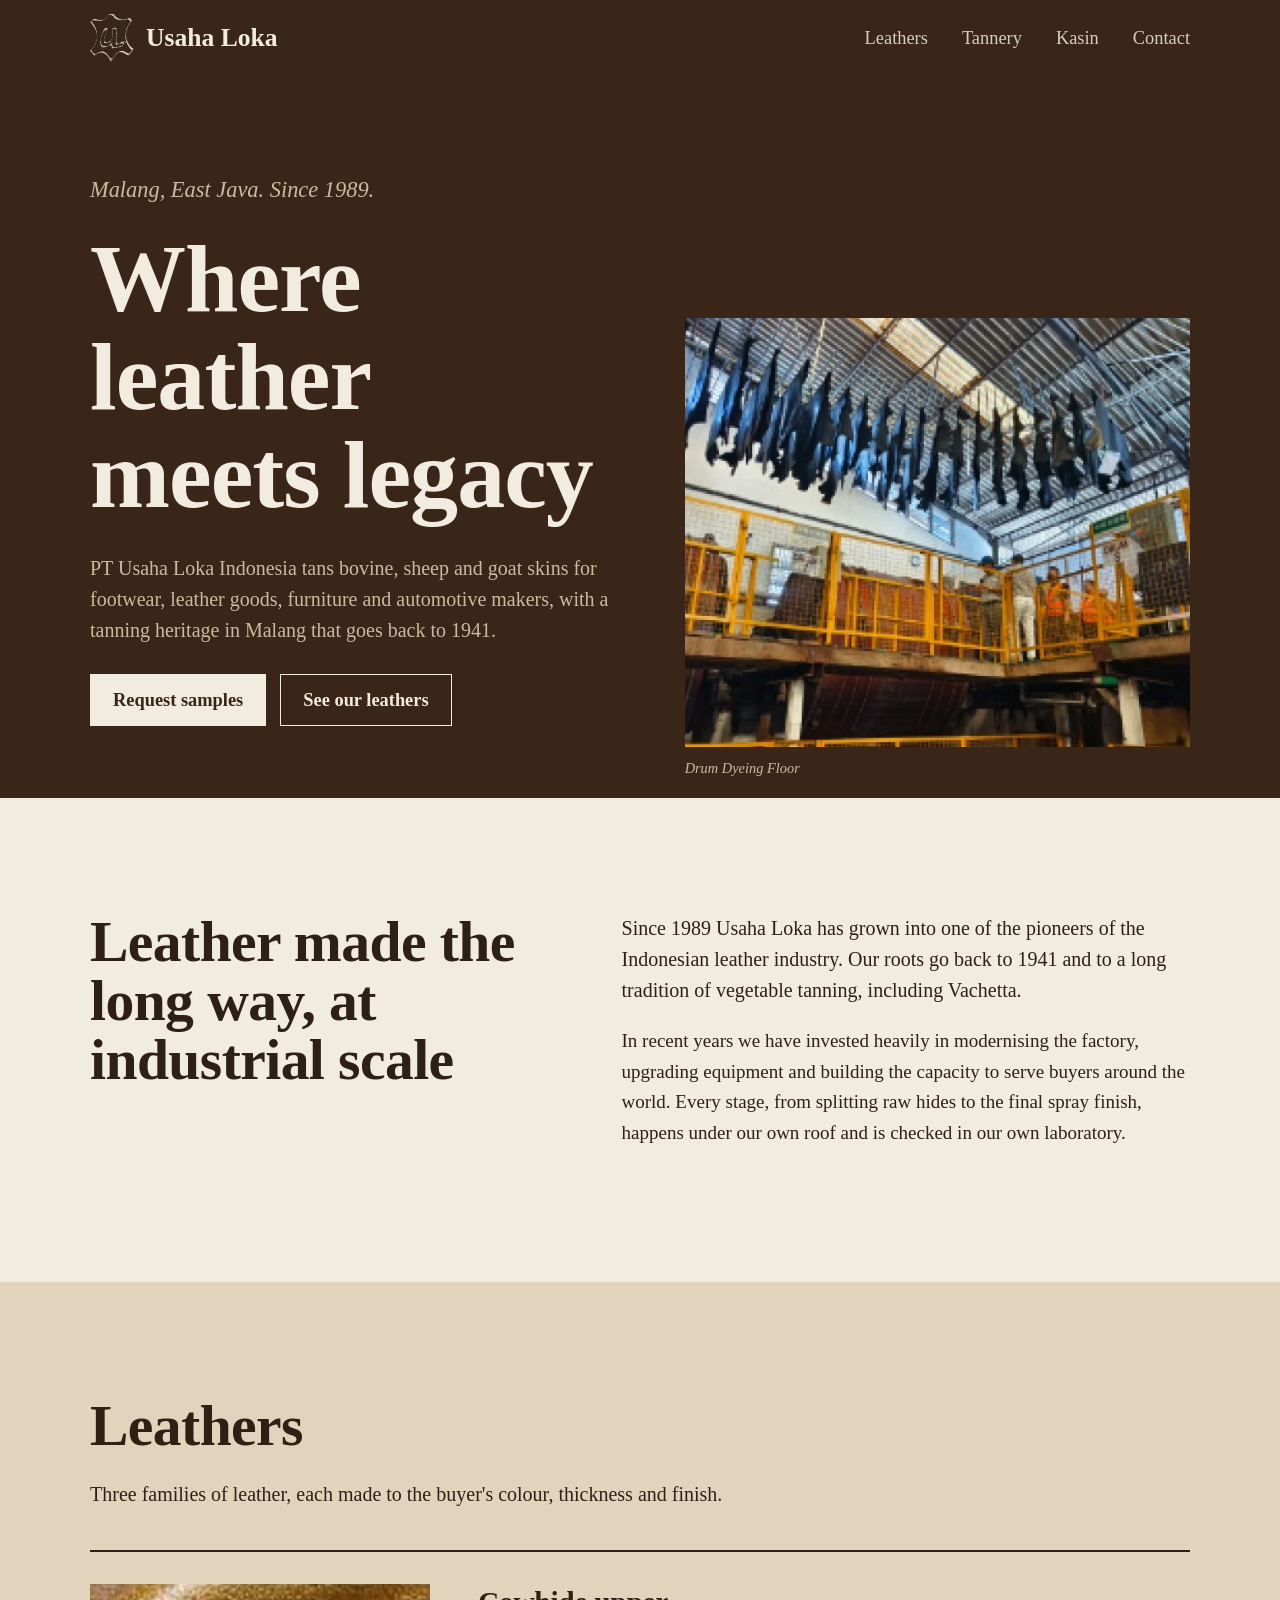
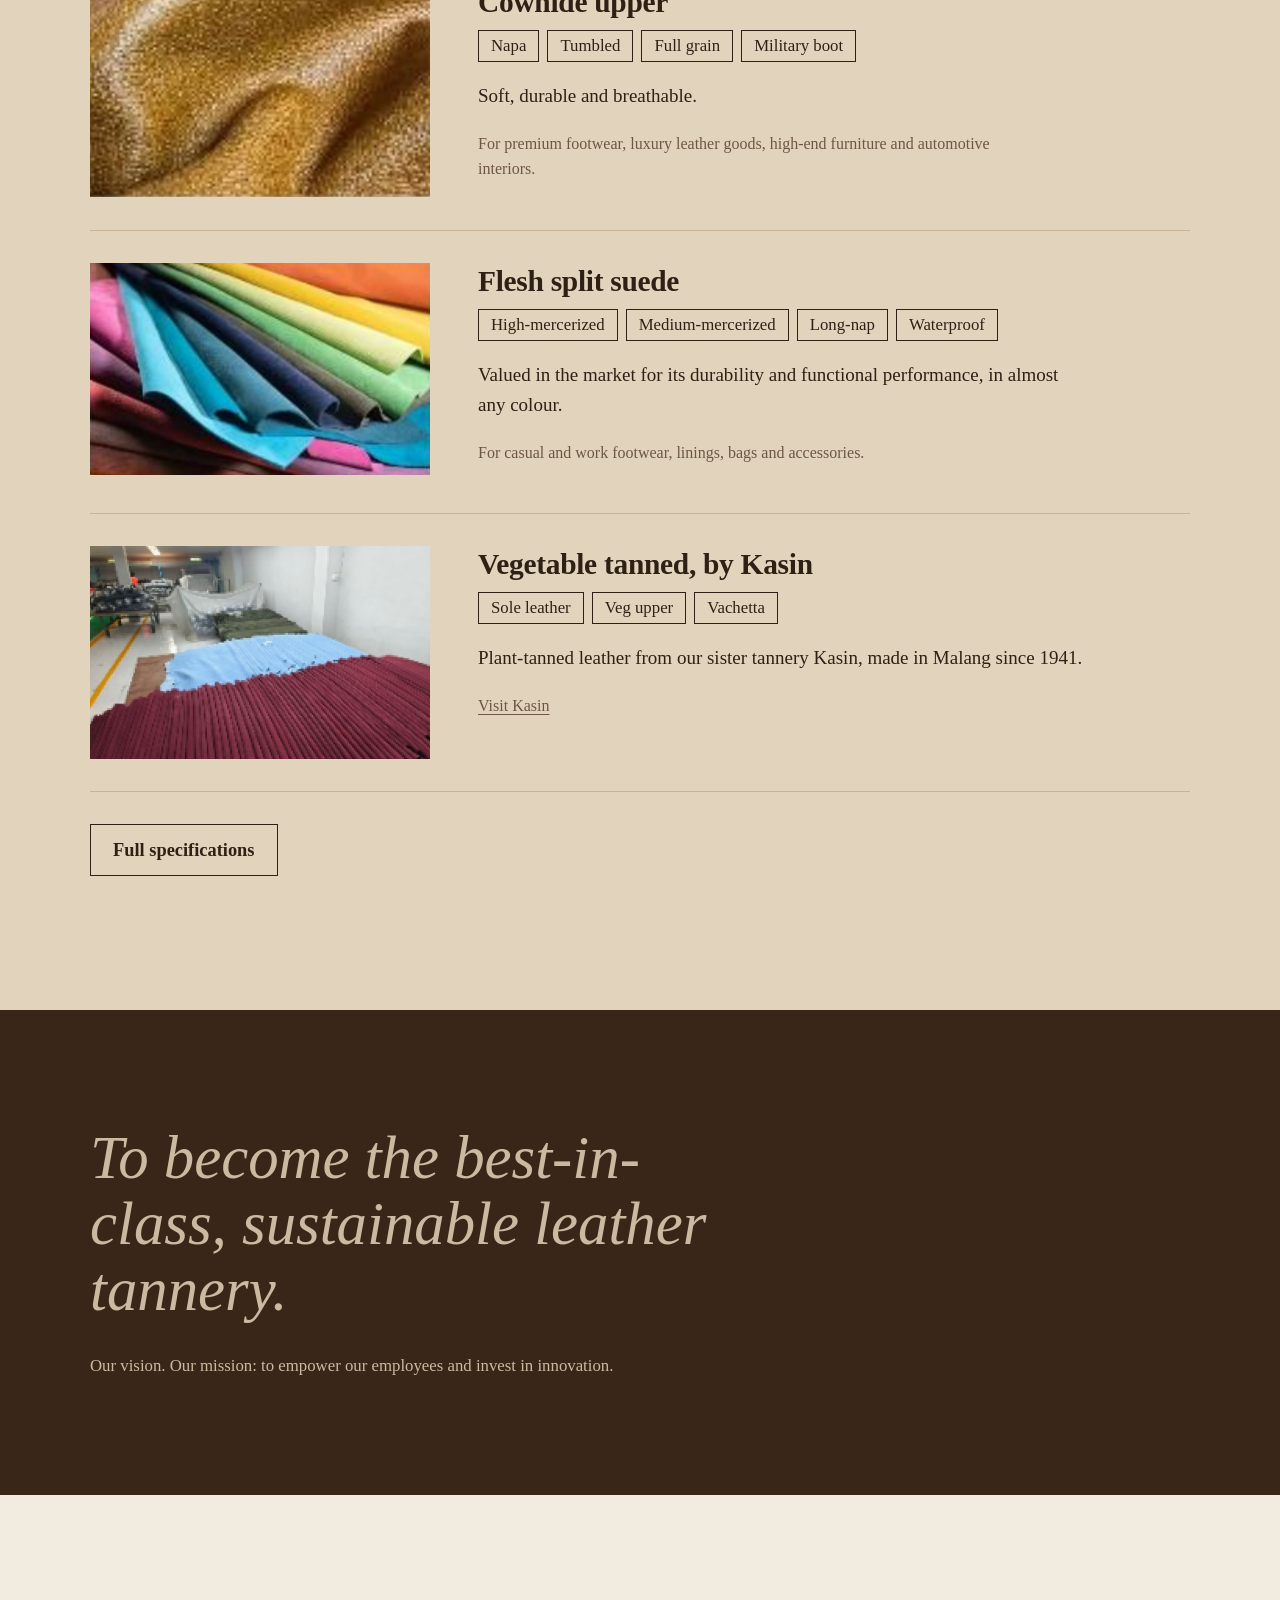
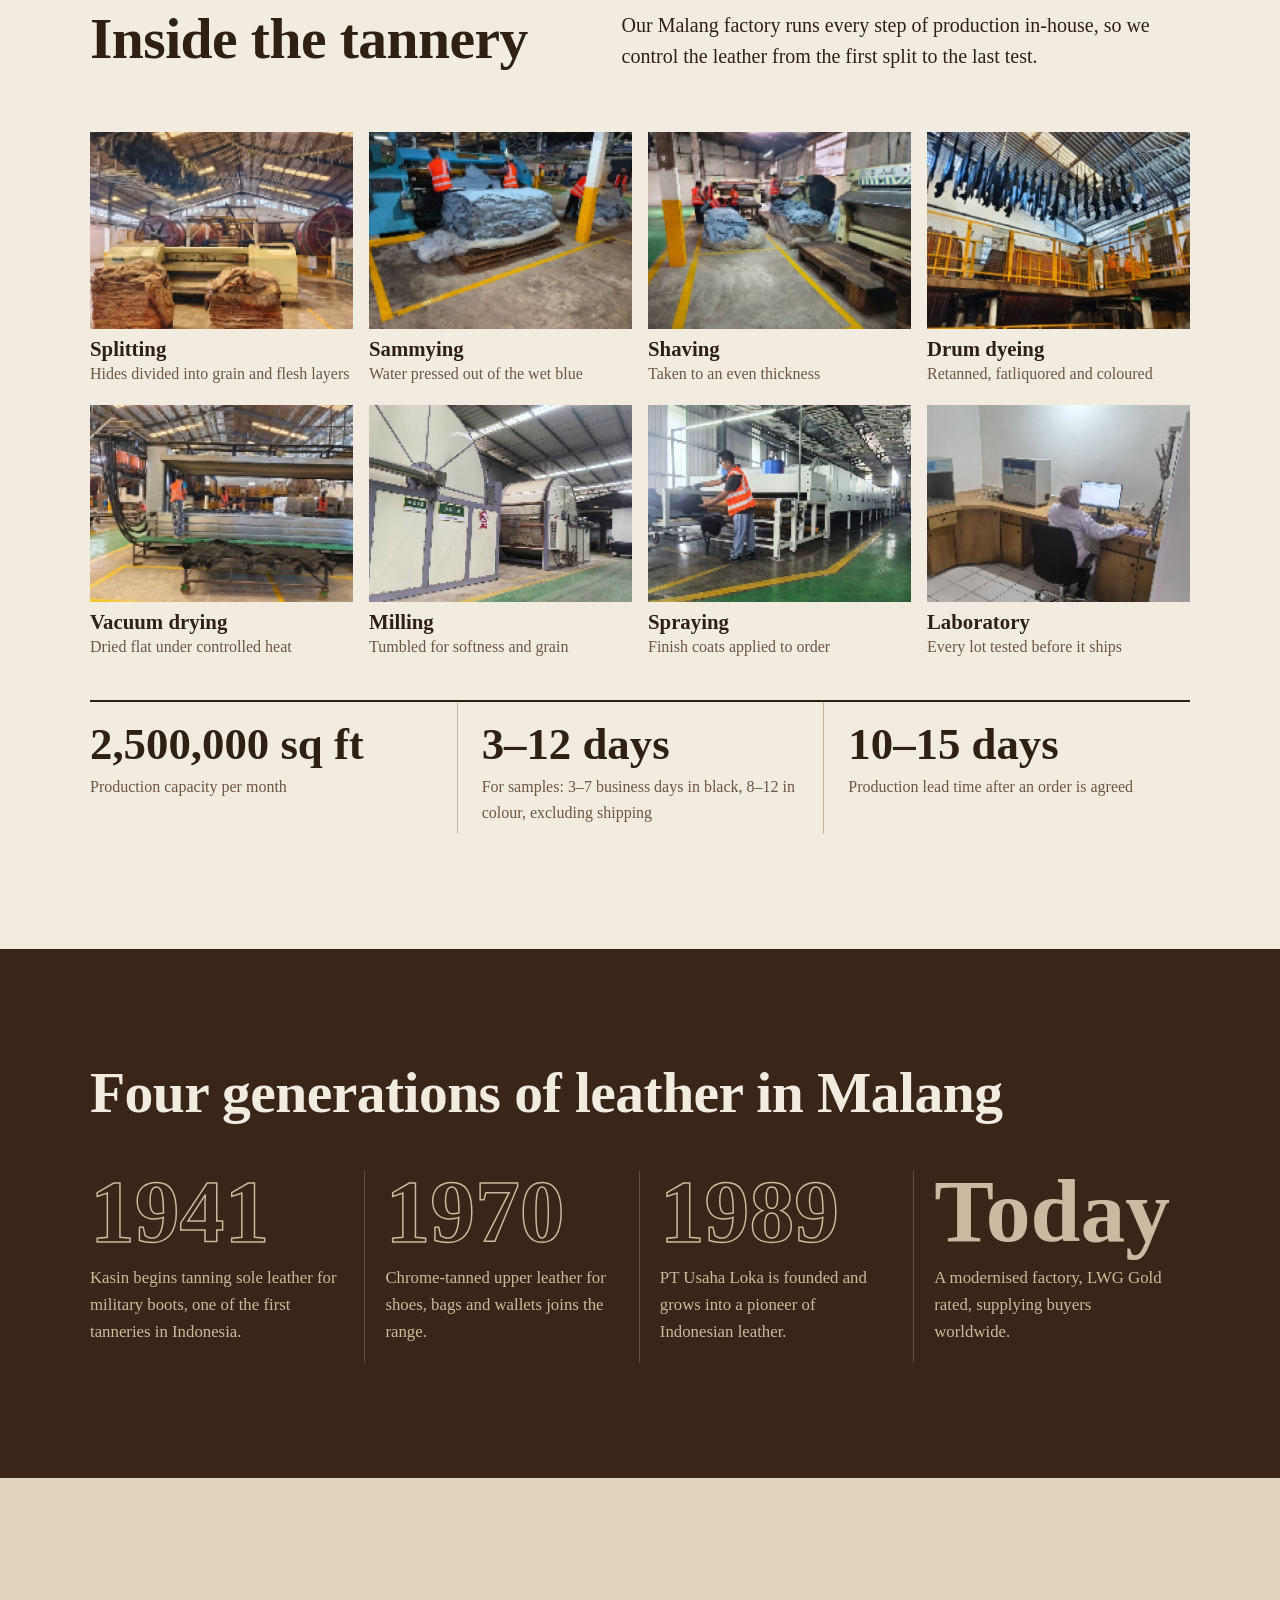
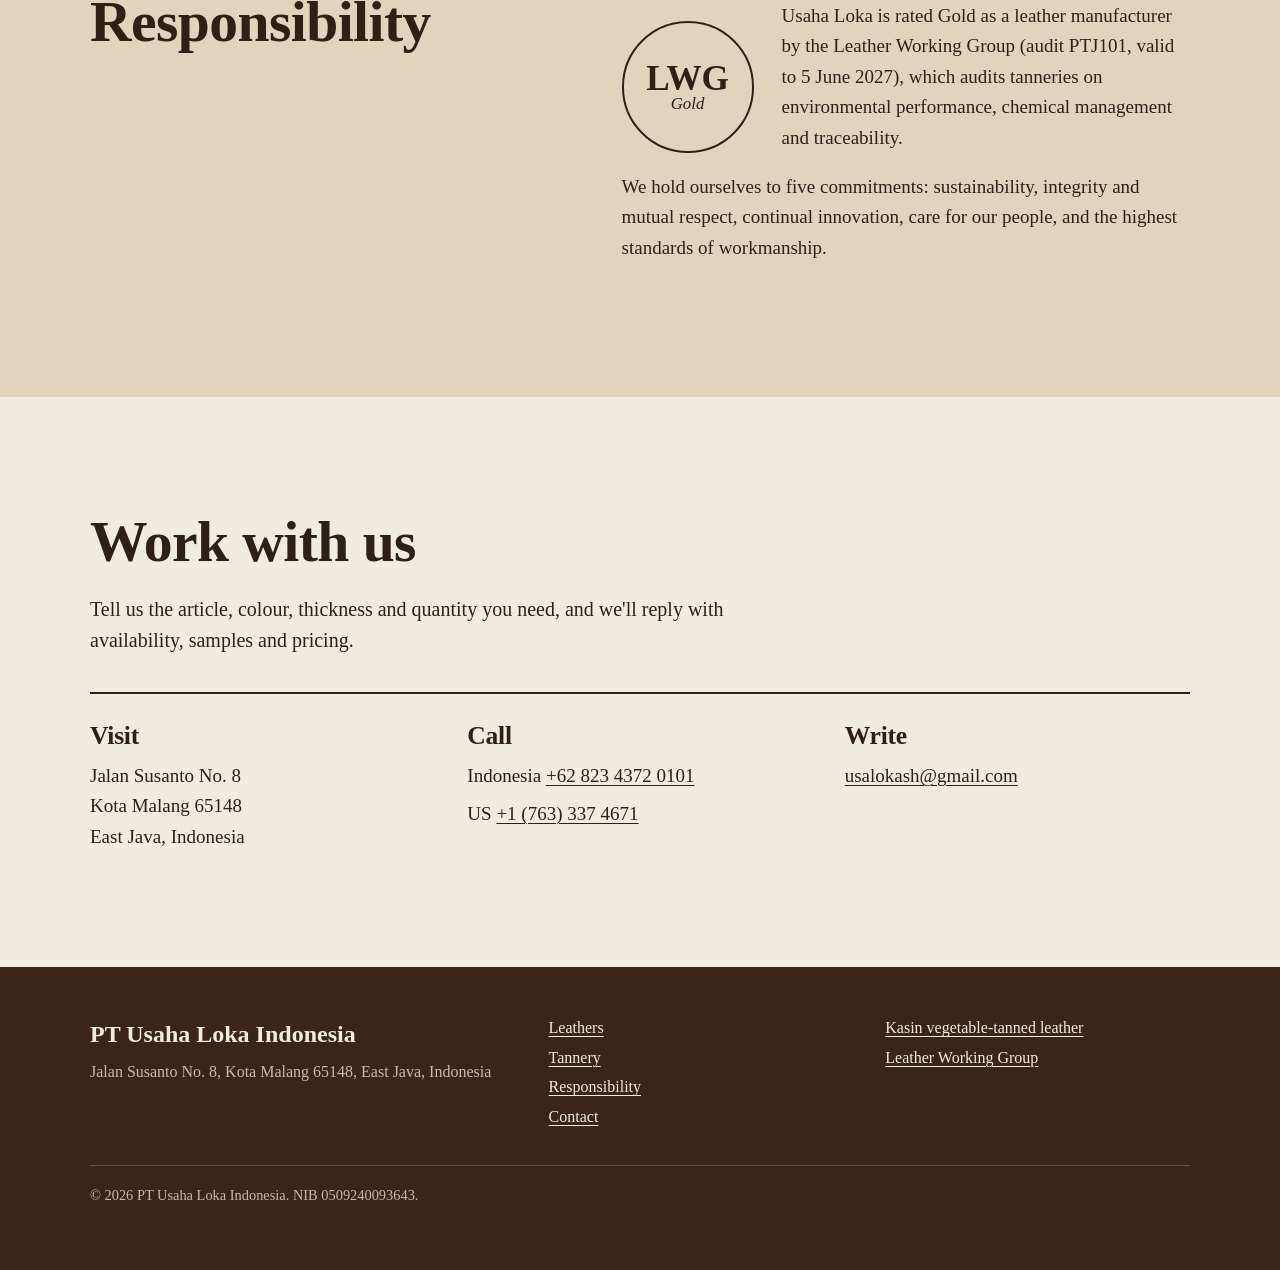
<file: index.html>
<!doctype html>
<html lang="en">
<head>
  <meta charset="utf-8">
  <meta name="viewport" content="width=device-width, initial-scale=1">
  <title>PT Usaha Loka Indonesia — Leather Tannery, Malang</title>
  <meta name="description" content="PT Usaha Loka Indonesia tans bovine, sheep and goat leather in Malang, East Java. LWG Gold rated. Cowhide upper leather, flesh split suede and vegetable-tanned leather.">
  <link rel="icon" href="/images/logo.png">
  <link rel="stylesheet" href="/styles.css">
</head>
<body>
  <a class="skip" href="#main">Skip to content</a>
  <header class="masthead">
    <div class="wrap">
      <a class="mark" href="/"><img src="/images/logo.png" alt=""><span>Usaha Loka</span></a>
      <nav aria-label="Main">
        <ul>
          <li><a href="/leathers">Leathers</a></li>
          <li><a href="/#tannery">Tannery</a></li>
          <li><a href="/kasin">Kasin</a></li>
          <li><a href="/contact">Contact</a></li>
        </ul>
      </nav>
    </div>
  </header>

  <main id="main">
    <section class="hero">
      <div class="wrap">
        <div>
          <p class="place">Malang, East Java. Since 1989.</p>
          <h1>Where leather meets legacy</h1>
          <p class="lead">PT Usaha Loka Indonesia tans bovine, sheep and goat skins for footwear, leather goods, furniture and automotive makers, with a tanning heritage in Malang that goes back to 1941.</p>
          <div class="actions">
            <a class="btn solid" href="/contact">Request samples</a>
            <a class="btn line" href="/leathers">See our leathers</a>
          </div>
        </div>
        <figure>
          <img src="/images/drum-dyeing.jpg" alt="Dyed hides hanging above the drum dyeing floor at the Usaha Loka tannery" width="776" height="507">
          <figcaption>Drum Dyeing Floor</figcaption>
        </figure>
      </div>
    </section>

    <section class="band on-paper" id="about">
      <div class="wrap split">
        <h2>Leather made the long way, at industrial scale</h2>
        <div>
          <p class="lead">Since 1989 Usaha Loka has grown into one of the pioneers of the Indonesian leather industry. Our roots go back to 1941 and to a long tradition of vegetable tanning, including Vachetta.</p>
          <p>In recent years we have invested heavily in modernising the factory, upgrading equipment and building the capacity to serve buyers around the world. Every stage, from splitting raw hides to the final spray finish, happens under our own roof and is checked in our own laboratory.</p>
        </div>
      </div>
    </section>

    <section class="band blue on-paper" id="leathers">
      <div class="wrap">
        <h2>Leathers</h2>
        <p class="lead">Three families of leather, each made to the buyer's colour, thickness and finish.</p>
        <ul class="leather-list">
          <li>
            <img src="/images/upper-napa.jpg" alt="Close-up of golden tumbled cowhide upper leather" width="610" height="345" loading="lazy">
            <div>
              <h3>Cowhide upper</h3>
              <ul class="articles"><li>Napa</li><li>Tumbled</li><li>Full grain</li><li>Military boot</li></ul>
              <p>Soft, durable and breathable.</p>
              <p class="uses">For premium footwear, luxury leather goods, high-end furniture and automotive interiors.</p>
            </div>
          </li>
          <li>
            <img src="/images/swatches-folded.jpg" alt="Folded flesh split suede in a range of bright colours" width="905" height="600" loading="lazy">
            <div>
              <h3>Flesh split suede</h3>
              <ul class="articles"><li>High-mercerized</li><li>Medium-mercerized</li><li>Long-nap</li><li>Waterproof</li></ul>
              <p>Valued in the market for its durability and functional performance, in almost any colour.</p>
              <p class="uses">For casual and work footwear, linings, bags and accessories.</p>
            </div>
          </li>
          <li>
            <img src="/images/finished-burgundy.jpg" alt="Stacked burgundy finished hides on the inspection table" width="621" height="429" loading="lazy">
            <div>
              <h3>Vegetable tanned, by Kasin</h3>
              <ul class="articles"><li>Sole leather</li><li>Veg upper</li><li>Vachetta</li></ul>
              <p>Plant-tanned leather from our sister tannery Kasin, made in Malang since 1941.</p>
              <p class="uses"><a href="/kasin">Visit Kasin</a></p>
            </div>
          </li>
        </ul>
        <p style="margin-top:32px"><a class="btn line" href="/leathers">Full specifications</a></p>
      </div>
    </section>

    <section class="band ink">
      <div class="wrap">
        <blockquote>
          <p>To become the best-in-class, sustainable leather tannery.</p>
          <footer>Our vision. Our mission: to empower our employees and invest in innovation.</footer>
        </blockquote>
      </div>
    </section>

    <section class="band on-paper" id="tannery">
      <div class="wrap">
        <div class="split">
          <h2>Inside the tannery</h2>
          <p class="lead">Our Malang factory runs every step of production in-house, so we control the leather from the first split to the last test.</p>
        </div>
        <div class="floor">
          <figure><img src="/images/splitting.jpg" alt="Raw hides stacked beside the splitting machine" width="797" height="558" loading="lazy"><figcaption><strong>Splitting</strong>Hides divided into grain and flesh layers</figcaption></figure>
          <figure><img src="/images/sammying.jpg" alt="Wet blue hides on a pallet at the sammying machine" width="787" height="552" loading="lazy"><figcaption><strong>Sammying</strong>Water pressed out of the wet blue</figcaption></figure>
          <figure><img src="/images/shaving.jpg" alt="Workers feeding hides into shaving machines" width="770" height="555" loading="lazy"><figcaption><strong>Shaving</strong>Taken to an even thickness</figcaption></figure>
          <figure><img src="/images/drum-dyeing.jpg" alt="Hides hanging to dry above the dyeing drums" width="776" height="507" loading="lazy"><figcaption><strong>Drum dyeing</strong>Retanned, fatliquored and coloured</figcaption></figure>
          <figure><img src="/images/vacuum.jpg" alt="Vacuum drying line with hides on the conveyor" width="517" height="354" loading="lazy"><figcaption><strong>Vacuum drying</strong>Dried flat under controlled heat</figcaption></figure>
          <figure><img src="/images/milling.jpg" alt="Large milling drums on the factory floor" width="799" height="555" loading="lazy"><figcaption><strong>Milling</strong>Tumbled for softness and grain</figcaption></figure>
          <figure><img src="/images/spraying.jpg" alt="Operator at the spray finishing line" width="810" height="556" loading="lazy"><figcaption><strong>Spraying</strong>Finish coats applied to order</figcaption></figure>
          <figure><img src="/images/laboratory.jpg" alt="Technician working at testing equipment in the laboratory" width="597" height="416" loading="lazy"><figcaption><strong>Laboratory</strong>Every lot tested before it ships</figcaption></figure>
        </div>
        <dl class="facts">
          <div><dt>2,500,000 sq ft</dt><dd>Production capacity per month</dd></div>
          <div><dt>3–12 days</dt><dd>For samples: 3–7 business days in black, 8–12 in colour, excluding shipping</dd></div>
          <div><dt>10–15 days</dt><dd>Production lead time after an order is agreed</dd></div>
        </dl>
      </div>
    </section>

    <section class="band ink" id="heritage">
      <div class="wrap">
        <h2>Four generations of leather in Malang</h2>
        <ol class="lineage">
          <li><span class="year">1941</span><p>Kasin begins tanning sole leather for military boots, one of the first tanneries in Indonesia.</p></li>
          <li><span class="year">1970</span><p>Chrome-tanned upper leather for shoes, bags and wallets joins the range.</p></li>
          <li><span class="year">1989</span><p>PT Usaha Loka is founded and grows into a pioneer of Indonesian leather.</p></li>
          <li><span class="year">Today</span><p>A modernised factory, LWG Gold rated, supplying buyers worldwide.</p></li>
        </ol>
      </div>
    </section>

    <section class="band blue on-paper" id="responsibility">
      <div class="wrap split">
        <h2>Responsibility</h2>
        <div>
          <div class="cert">
            <div class="cert-badge"><b>LWG</b><small>Gold</small></div>
            <p>Usaha Loka is rated Gold as a leather manufacturer by the Leather Working Group (audit PTJ101, valid to 5 June 2027), which audits tanneries on environmental performance, chemical management and traceability.</p>
          </div>
          <p>We hold ourselves to five commitments: sustainability, integrity and mutual respect, continual innovation, care for our people, and the highest standards of workmanship.</p>
        </div>
      </div>
    </section>

    <section class="band on-paper" id="contact">
      <div class="wrap">
        <h2>Work with us</h2>
        <p class="lead">Tell us the article, colour, thickness and quantity you need, and we'll reply with availability, samples and pricing.</p>
        <div class="contact-grid">
          <div><h3>Visit</h3><address>Jalan Susanto No. 8<br>Kota Malang 65148<br>East Java, Indonesia</address></div>
          <div><h3>Call</h3><p>Indonesia <a href="https://wa.me/6282343720101">+62 823 4372 0101</a></p><p>US <a href="https://wa.me/17633374671">+1 (763) 337 4671</a></p></div>
          <div><h3>Write</h3><p><a href="mailto:usalokash@gmail.com">usalokash@gmail.com</a></p></div>
        </div>
      </div>
    </section>
  </main>

  <footer class="foot">
    <div class="wrap">
      <div><strong>PT Usaha Loka Indonesia</strong>Jalan Susanto No. 8, Kota Malang 65148, East Java, Indonesia</div>
      <ul><li><a href="/leathers">Leathers</a></li><li><a href="/#tannery">Tannery</a></li><li><a href="/#responsibility">Responsibility</a></li><li><a href="/contact">Contact</a></li></ul>
      <ul><li><a href="/kasin">Kasin vegetable-tanned leather</a></li><li><a href="https://www.leatherworkinggroup.com/">Leather Working Group</a></li></ul>
      <p class="legal">© <span class="y">2026</span> PT Usaha Loka Indonesia. NIB 0509240093643.</p>
    </div>
  </footer>
</body>
</html>
</file>
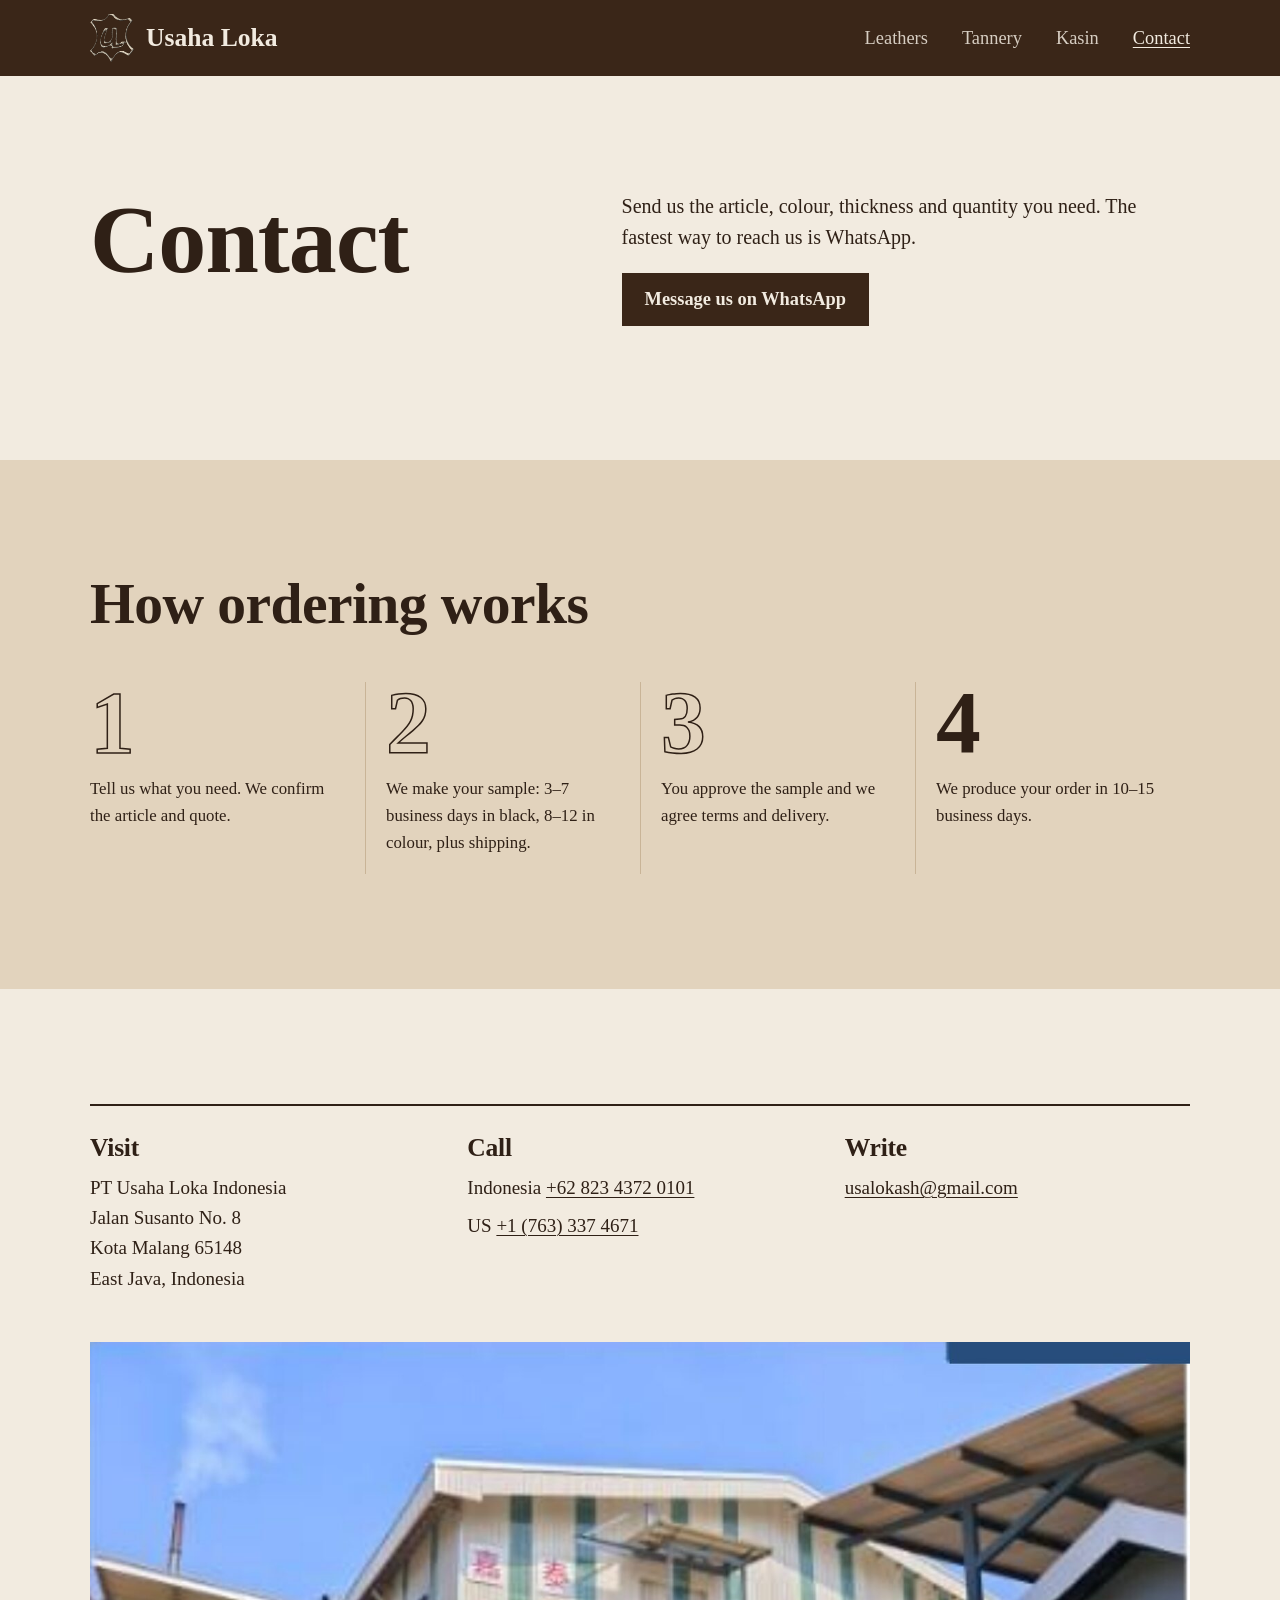
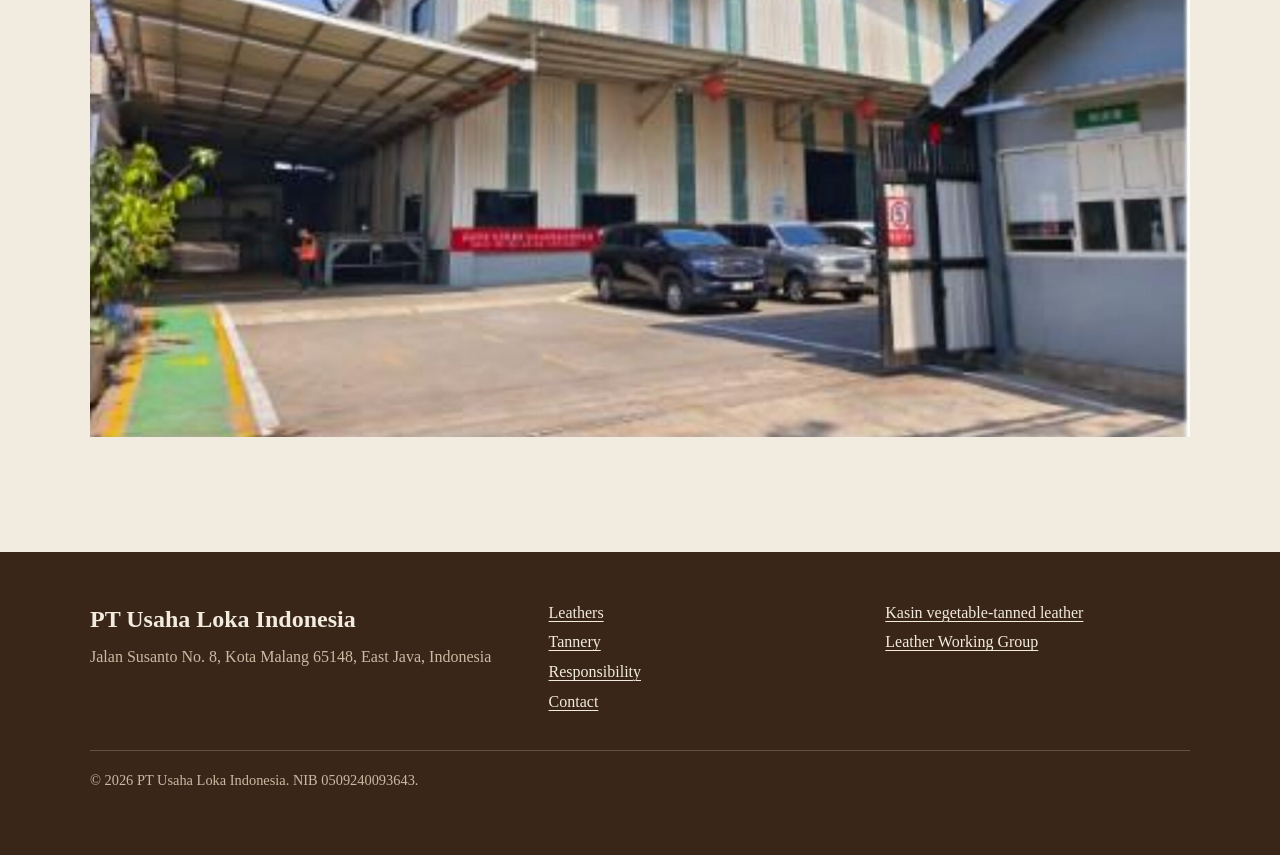
<file: contact/index.html>
<!doctype html>
<html lang="en">
<head>
  <meta charset="utf-8">
  <meta name="viewport" content="width=device-width, initial-scale=1">
  <title>Contact — PT Usaha Loka Indonesia</title>
  <meta name="description" content="Contact PT Usaha Loka Indonesia, Jalan Susanto No. 8, Malang. Samples, pricing and orders.">
  <link rel="icon" href="/images/logo.png">
  <link rel="stylesheet" href="/styles.css">
</head>
<body>
  <a class="skip" href="#main">Skip to content</a>
  <header class="masthead">
    <div class="wrap">
      <a class="mark" href="/"><img src="/images/logo.png" alt=""><span>Usaha Loka</span></a>
      <nav aria-label="Main">
        <ul>
          <li><a href="/leathers">Leathers</a></li>
          <li><a href="/#tannery">Tannery</a></li>
          <li><a href="/kasin">Kasin</a></li>
          <li><a href="/contact" aria-current="page">Contact</a></li>
        </ul>
      </nav>
    </div>
  </header>

  <main id="main">
    <section class="band on-paper">
      <div class="wrap split">
        <h1>Contact</h1>
        <div>
          <p class="lead">Send us the article, colour, thickness and quantity you need. The fastest way to reach us is WhatsApp.</p>
          <p><a class="btn solid" href="https://wa.me/6282343720101">Message us on WhatsApp</a></p>
        </div>
      </div>
    </section>

    <section class="band blue on-paper">
      <div class="wrap">
        <h2>How ordering works</h2>
        <ol class="lineage">
          <li><span class="year">1</span><p>Tell us what you need. We confirm the article and quote.</p></li>
          <li><span class="year">2</span><p>We make your sample: 3–7 business days in black, 8–12 in colour, plus shipping.</p></li>
          <li><span class="year">3</span><p>You approve the sample and we agree terms and delivery.</p></li>
          <li><span class="year">4</span><p>We produce your order in 10–15 business days.</p></li>
        </ol>
      </div>
    </section>

    <section class="band on-paper">
      <div class="wrap">
        <div class="contact-grid" style="margin-top:0">
          <div><h3>Visit</h3><address>PT Usaha Loka Indonesia<br>Jalan Susanto No. 8<br>Kota Malang 65148<br>East Java, Indonesia</address></div>
          <div><h3>Call</h3><p>Indonesia <a href="https://wa.me/6282343720101">+62 823 4372 0101</a></p><p>US <a href="https://wa.me/17633374671">+1 (763) 337 4671</a></p></div>
          <div><h3>Write</h3><p><a href="mailto:usalokash@gmail.com">usalokash@gmail.com</a></p></div>
        </div>
        <figure style="margin:48px 0 0">
          <img src="/images/factory.jpg" alt="The Usaha Loka factory building on Jalan Susanto, Malang" width="1600" height="1010" loading="lazy">
        </figure>
      </div>
    </section>
  </main>

  <footer class="foot">
    <div class="wrap">
      <div><strong>PT Usaha Loka Indonesia</strong>Jalan Susanto No. 8, Kota Malang 65148, East Java, Indonesia</div>
      <ul><li><a href="/leathers">Leathers</a></li><li><a href="/#tannery">Tannery</a></li><li><a href="/#responsibility">Responsibility</a></li><li><a href="/contact">Contact</a></li></ul>
      <ul><li><a href="/kasin">Kasin vegetable-tanned leather</a></li><li><a href="https://www.leatherworkinggroup.com/">Leather Working Group</a></li></ul>
      <p class="legal">© 2026 PT Usaha Loka Indonesia. NIB 0509240093643.</p>
    </div>
  </footer>
</body>
</html>
</file>
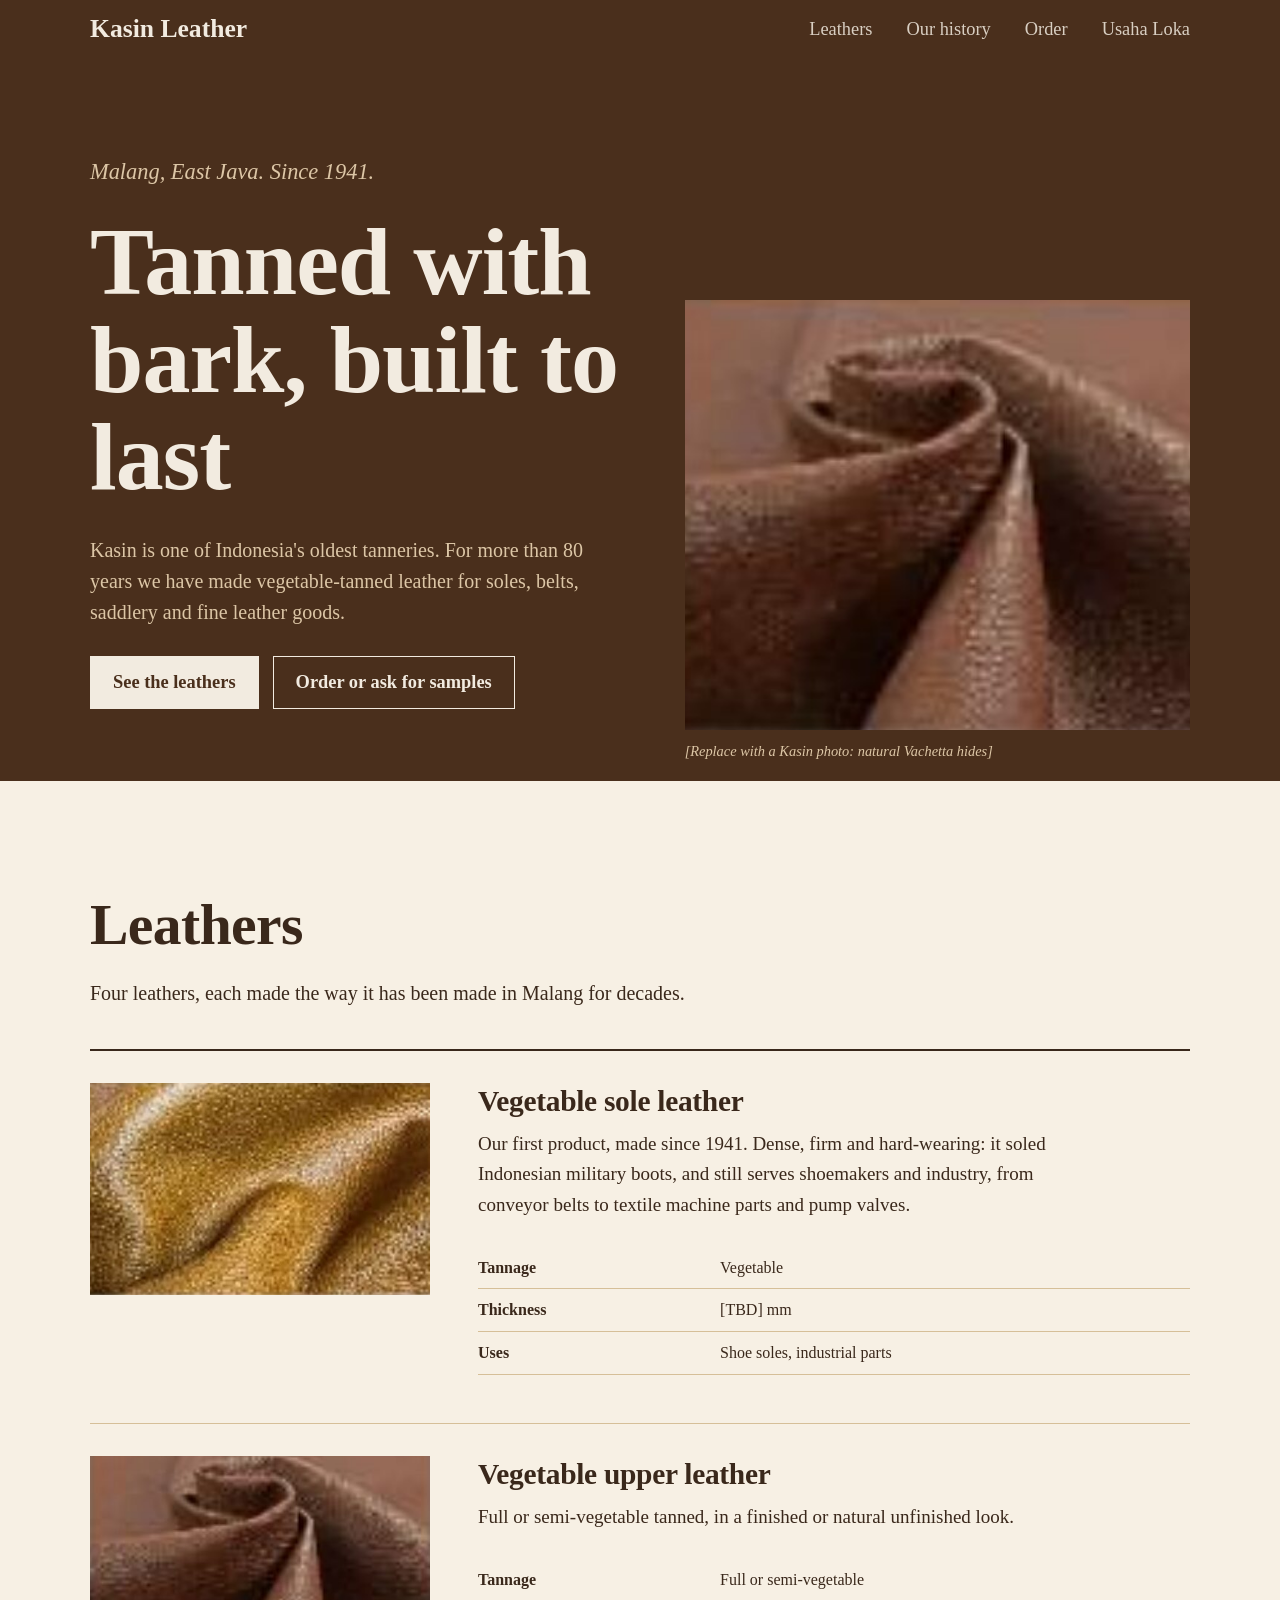
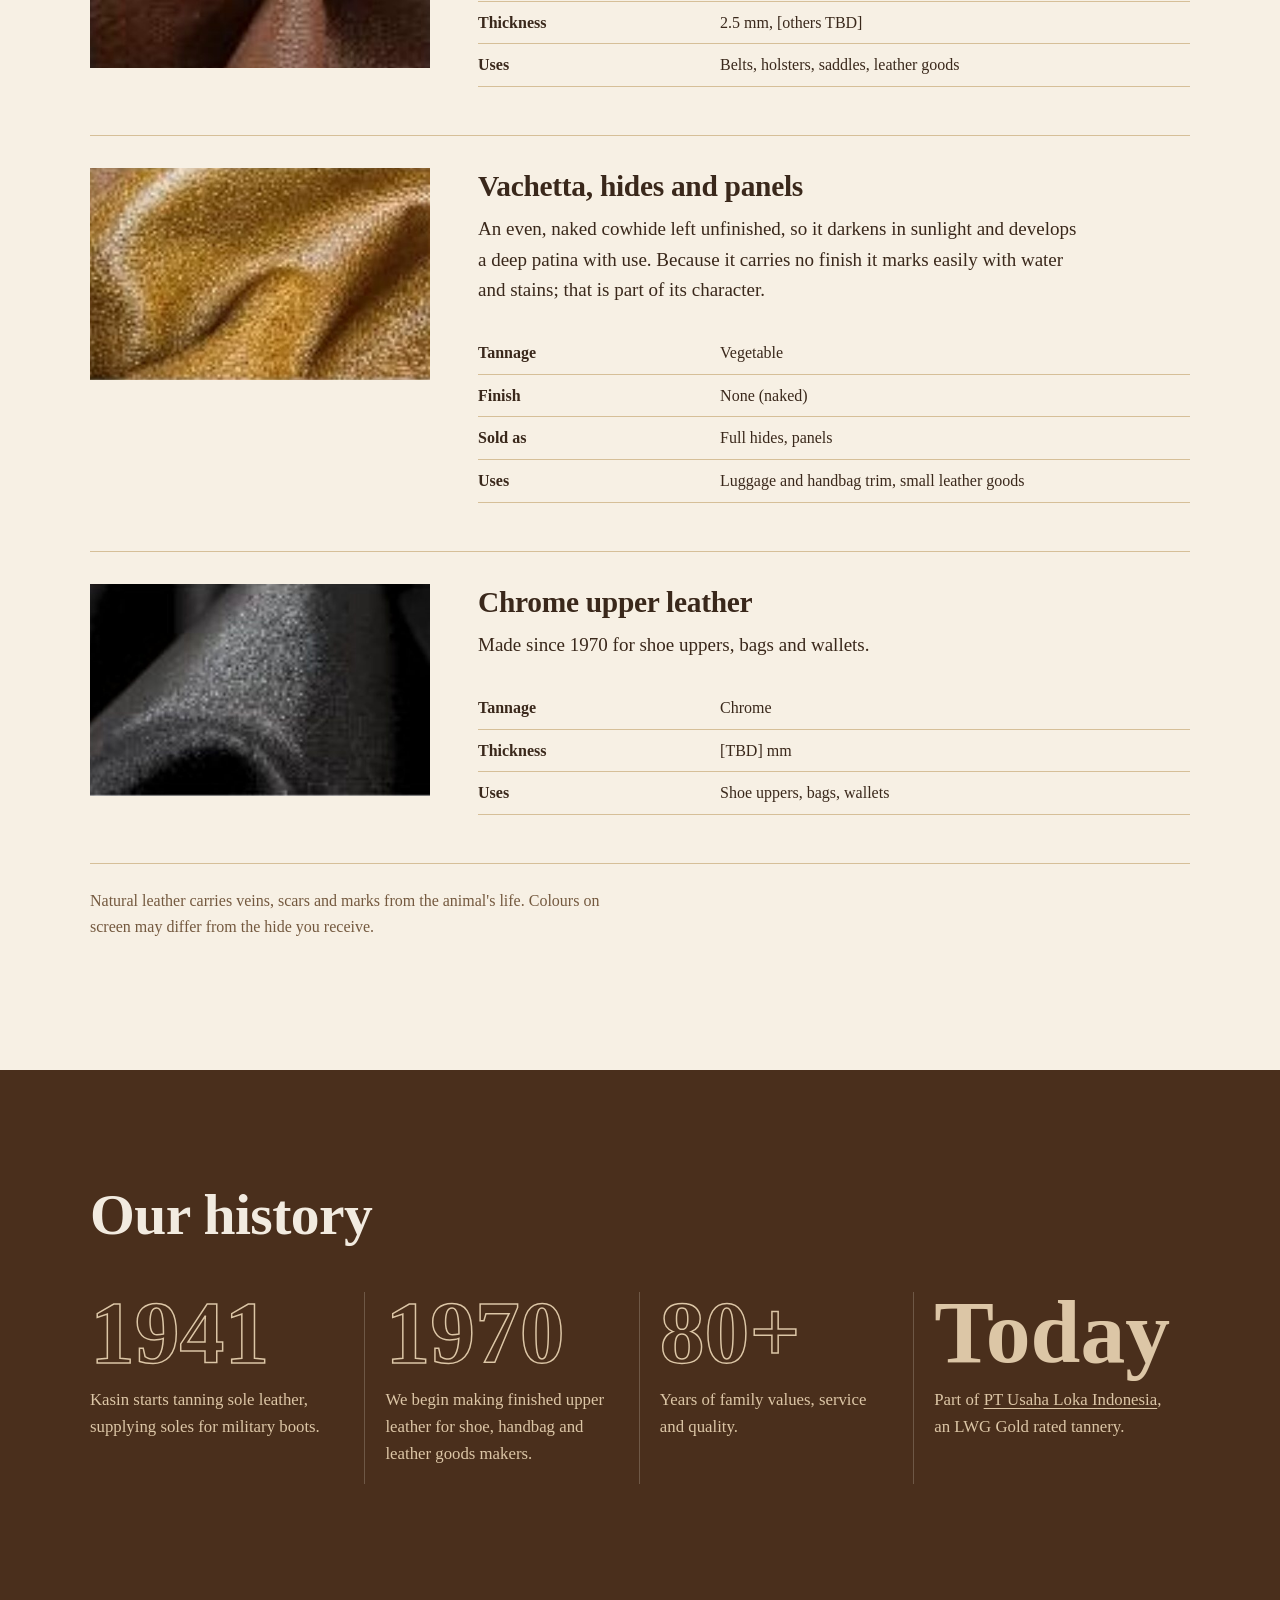
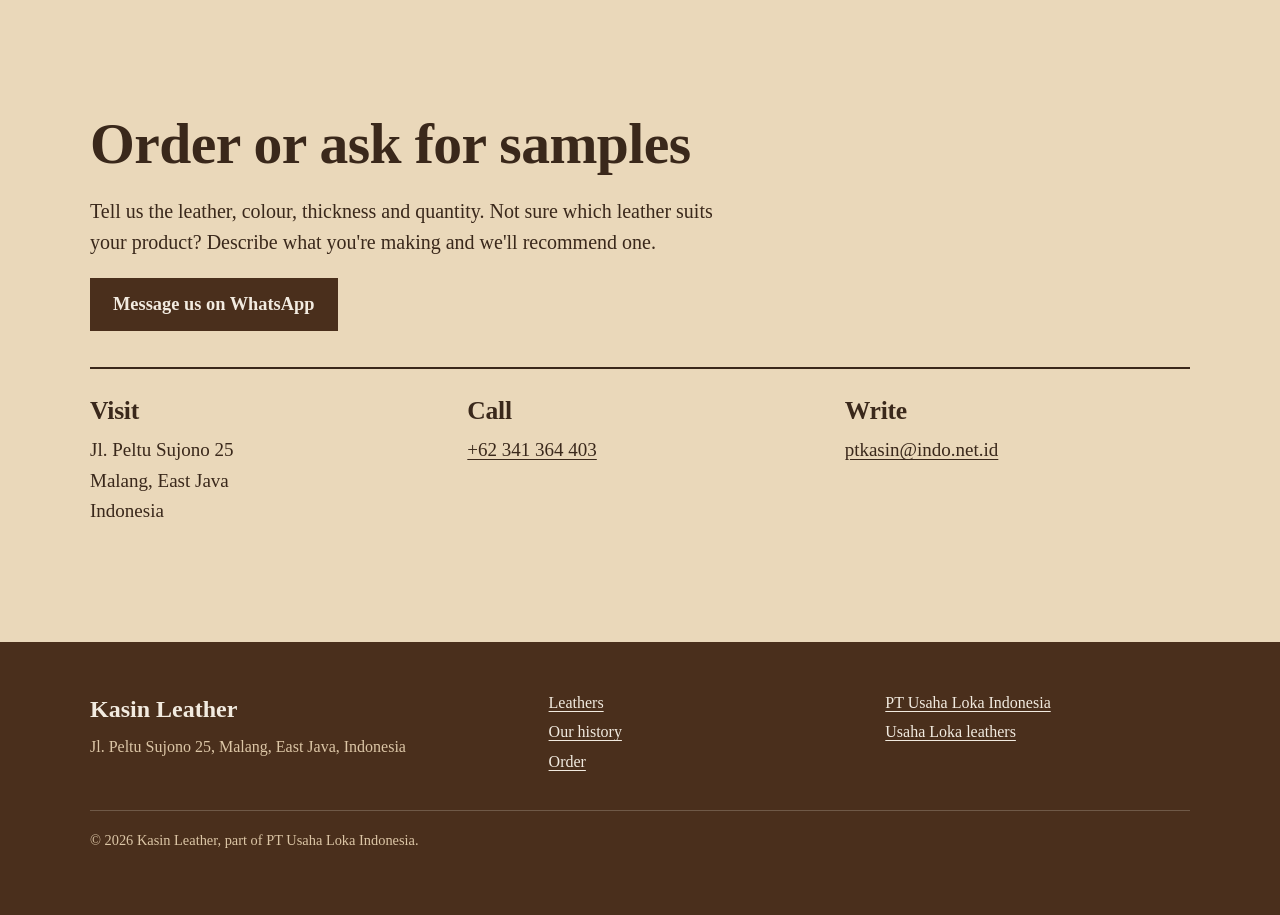
<file: kasin/index.html>
<!doctype html>
<html lang="en">
<head>
  <meta charset="utf-8">
  <meta name="viewport" content="width=device-width, initial-scale=1">
  <title>Kasin Leather — Vegetable Tanned Leather, Malang, since 1941</title>
  <meta name="description" content="Kasin has tanned leather in Malang since 1941: vegetable sole leather, vegetable upper leather, Vachetta and chrome upper leather. Part of PT Usaha Loka Indonesia.">
  <link rel="stylesheet" href="/styles.css">
</head>
<body class="kasin">
  <a class="skip" href="#main">Skip to content</a>
  <header class="masthead">
    <div class="wrap">
      <a class="mark" href="/kasin"><span>Kasin Leather</span></a>
      <nav aria-label="Main">
        <ul>
          <li><a href="#leathers">Leathers</a></li>
          <li><a href="#story">Our history</a></li>
          <li><a href="#order">Order</a></li>
          <li><a href="/">Usaha Loka</a></li>
        </ul>
      </nav>
    </div>
  </header>

  <main id="main">
    <section class="hero">
      <div class="wrap">
        <div>
          <p class="place">Malang, East Java. Since 1941.</p>
          <h1>Tanned with bark, built to last</h1>
          <p class="lead">Kasin is one of Indonesia's oldest tanneries. For more than 80 years we have made vegetable-tanned leather for soles, belts, saddlery and fine leather goods.</p>
          <div class="actions">
            <a class="btn solid" href="#leathers">See the leathers</a>
            <a class="btn line" href="#order">Order or ask for samples</a>
          </div>
        </div>
        <figure>
          <img src="/images/upper-brown.jpg" alt="Folded brown vegetable-tanned leather" width="460" height="345">
          <figcaption>[Replace with a Kasin photo: natural Vachetta hides]</figcaption>
        </figure>
      </div>
    </section>

    <section class="band on-paper" id="leathers">
      <div class="wrap">
        <h2>Leathers</h2>
        <p class="lead">Four leathers, each made the way it has been made in Malang for decades.</p>
        <ul class="leather-list">
          <li>
            <img src="/images/upper-napa.jpg" alt="[Photo: vegetable sole leather bends]" width="610" height="345" loading="lazy">
            <div>
              <h3>Vegetable sole leather</h3>
              <p>Our first product, made since 1941. Dense, firm and hard-wearing: it soled Indonesian military boots, and still serves shoemakers and industry, from conveyor belts to textile machine parts and pump valves.</p>
              <div class="table-scroll"><table class="spec">
                <tr><th>Tannage</th><td>Vegetable</td></tr>
                <tr><th>Thickness</th><td>[TBD] mm</td></tr>
                <tr><th>Uses</th><td>Shoe soles, industrial parts</td></tr>
              </table></div>
            </div>
          </li>
          <li>
            <img src="/images/upper-brown.jpg" alt="[Photo: vegetable upper leather]" width="460" height="345" loading="lazy">
            <div>
              <h3>Vegetable upper leather</h3>
              <p>Full or semi-vegetable tanned, in a finished or natural unfinished look.</p>
              <div class="table-scroll"><table class="spec">
                <tr><th>Tannage</th><td>Full or semi-vegetable</td></tr>
                <tr><th>Thickness</th><td>2.5 mm, [others TBD]</td></tr>
                <tr><th>Uses</th><td>Belts, holsters, saddles, leather goods</td></tr>
              </table></div>
            </div>
          </li>
          <li>
            <img src="/images/upper-napa.jpg" alt="[Photo: natural Vachetta panel]" width="610" height="345" loading="lazy">
            <div>
              <h3>Vachetta, hides and panels</h3>
              <p>An even, naked cowhide left unfinished, so it darkens in sunlight and develops a deep patina with use. Because it carries no finish it marks easily with water and stains; that is part of its character.</p>
              <div class="table-scroll"><table class="spec">
                <tr><th>Tannage</th><td>Vegetable</td></tr>
                <tr><th>Finish</th><td>None (naked)</td></tr>
                <tr><th>Sold as</th><td>Full hides, panels</td></tr>
                <tr><th>Uses</th><td>Luggage and handbag trim, small leather goods</td></tr>
              </table></div>
            </div>
          </li>
          <li>
            <img src="/images/upper-black.jpg" alt="Black chrome-tanned upper leather" width="615" height="345" loading="lazy">
            <div>
              <h3>Chrome upper leather</h3>
              <p>Made since 1970 for shoe uppers, bags and wallets.</p>
              <div class="table-scroll"><table class="spec">
                <tr><th>Tannage</th><td>Chrome</td></tr>
                <tr><th>Thickness</th><td>[TBD] mm</td></tr>
                <tr><th>Uses</th><td>Shoe uppers, bags, wallets</td></tr>
              </table></div>
            </div>
          </li>
        </ul>
        <p class="uses" style="margin-top:24px">Natural leather carries veins, scars and marks from the animal's life. Colours on screen may differ from the hide you receive.</p>
      </div>
    </section>

    <section class="band ink" id="story">
      <div class="wrap">
        <h2>Our history</h2>
        <ol class="lineage">
          <li><span class="year">1941</span><p>Kasin starts tanning sole leather, supplying soles for military boots.</p></li>
          <li><span class="year">1970</span><p>We begin making finished upper leather for shoe, handbag and leather goods makers.</p></li>
          <li><span class="year">80+</span><p>Years of family values, service and quality.</p></li>
          <li><span class="year">Today</span><p>Part of <a href="/">PT Usaha Loka Indonesia</a>, an LWG Gold rated tannery.</p></li>
        </ol>
      </div>
    </section>

    <section class="band blue on-paper" id="order">
      <div class="wrap">
        <h2>Order or ask for samples</h2>
        <p class="lead">Tell us the leather, colour, thickness and quantity. Not sure which leather suits your product? Describe what you're making and we'll recommend one.</p>
        <p><a class="btn solid" href="https://wa.me/6282343720101">Message us on WhatsApp</a></p>
        <div class="contact-grid">
          <div><h3>Visit</h3><address>Jl. Peltu Sujono 25<br>Malang, East Java<br>Indonesia</address></div>
          <div><h3>Call</h3><p><a href="tel:+62341364403">+62 341 364 403</a></p></div>
          <div><h3>Write</h3><p><a href="mailto:ptkasin@indo.net.id">ptkasin@indo.net.id</a></p></div>
        </div>
      </div>
    </section>
  </main>

  <footer class="foot">
    <div class="wrap">
      <div><strong>Kasin Leather</strong>Jl. Peltu Sujono 25, Malang, East Java, Indonesia</div>
      <ul><li><a href="#leathers">Leathers</a></li><li><a href="#story">Our history</a></li><li><a href="#order">Order</a></li></ul>
      <ul><li><a href="/">PT Usaha Loka Indonesia</a></li><li><a href="/leathers">Usaha Loka leathers</a></li></ul>
      <p class="legal">© 2026 Kasin Leather, part of PT Usaha Loka Indonesia.</p>
    </div>
  </footer>
</body>
</html>
</file>
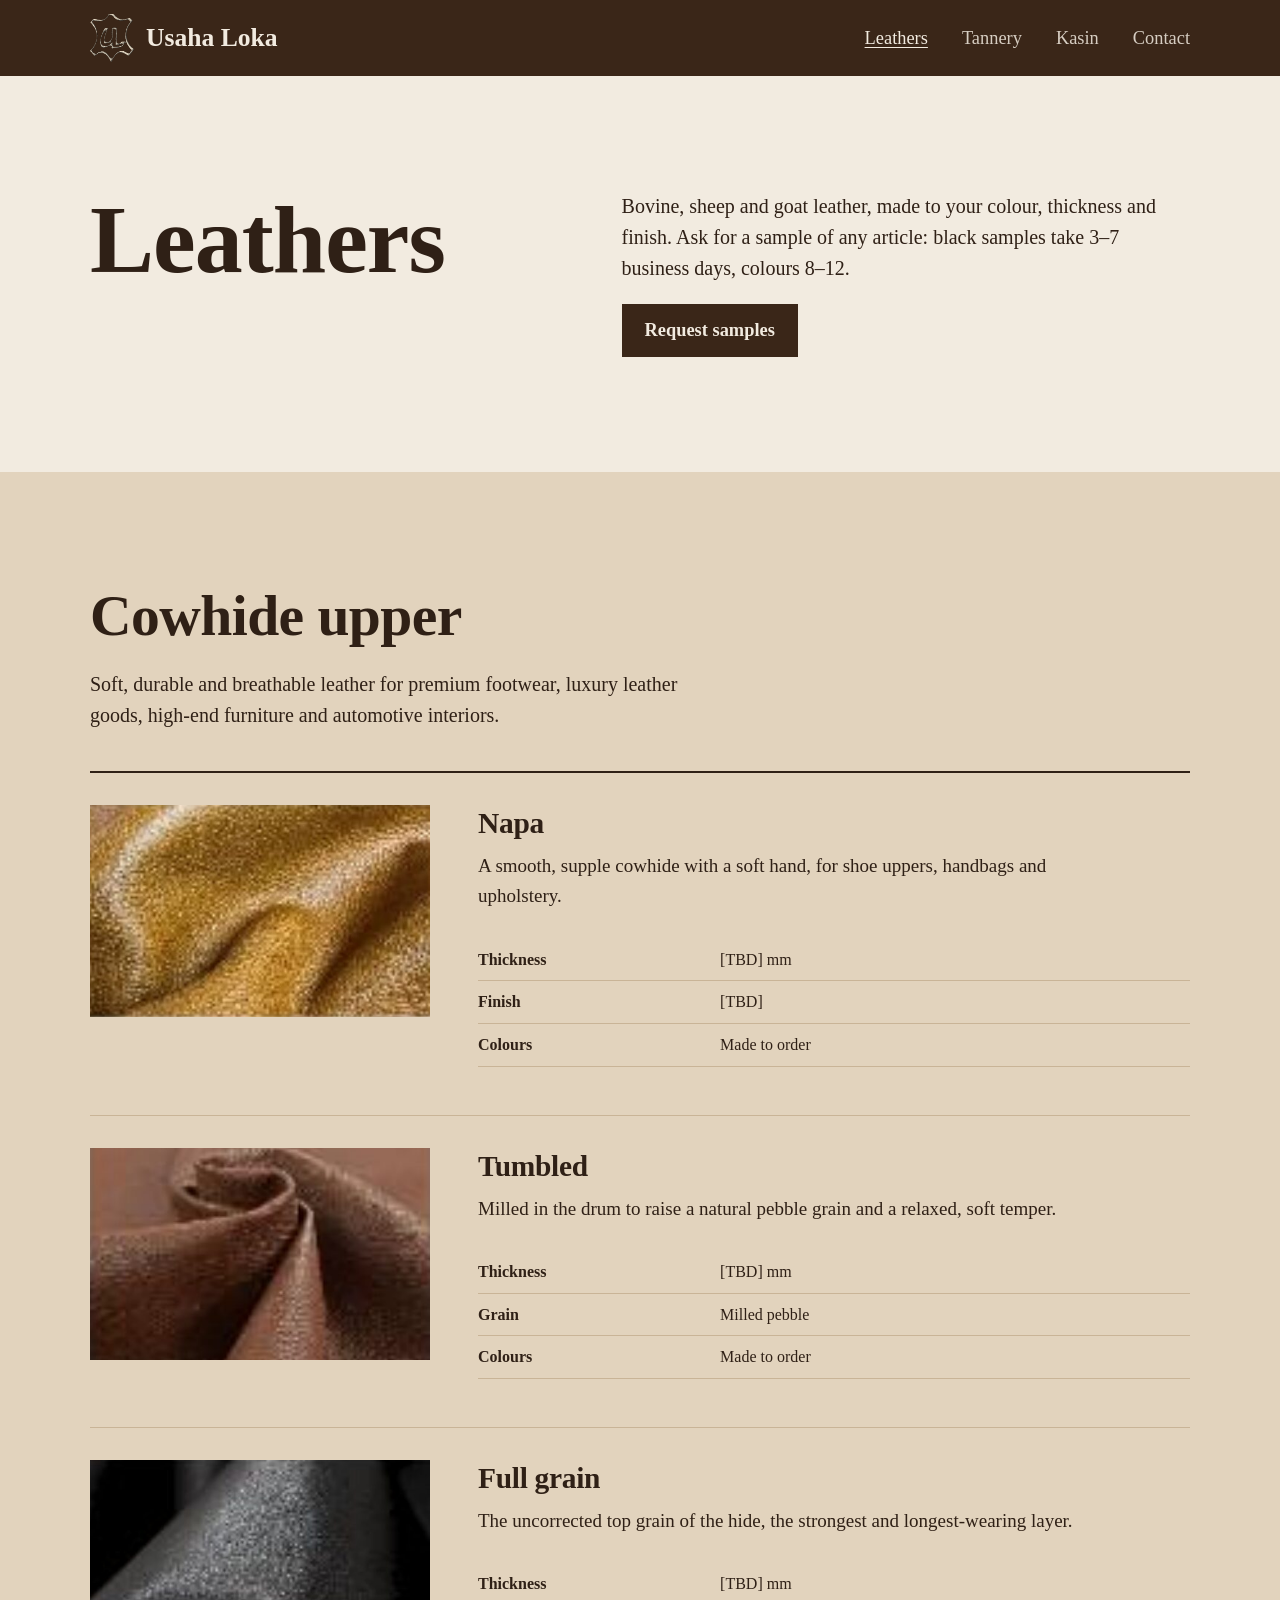
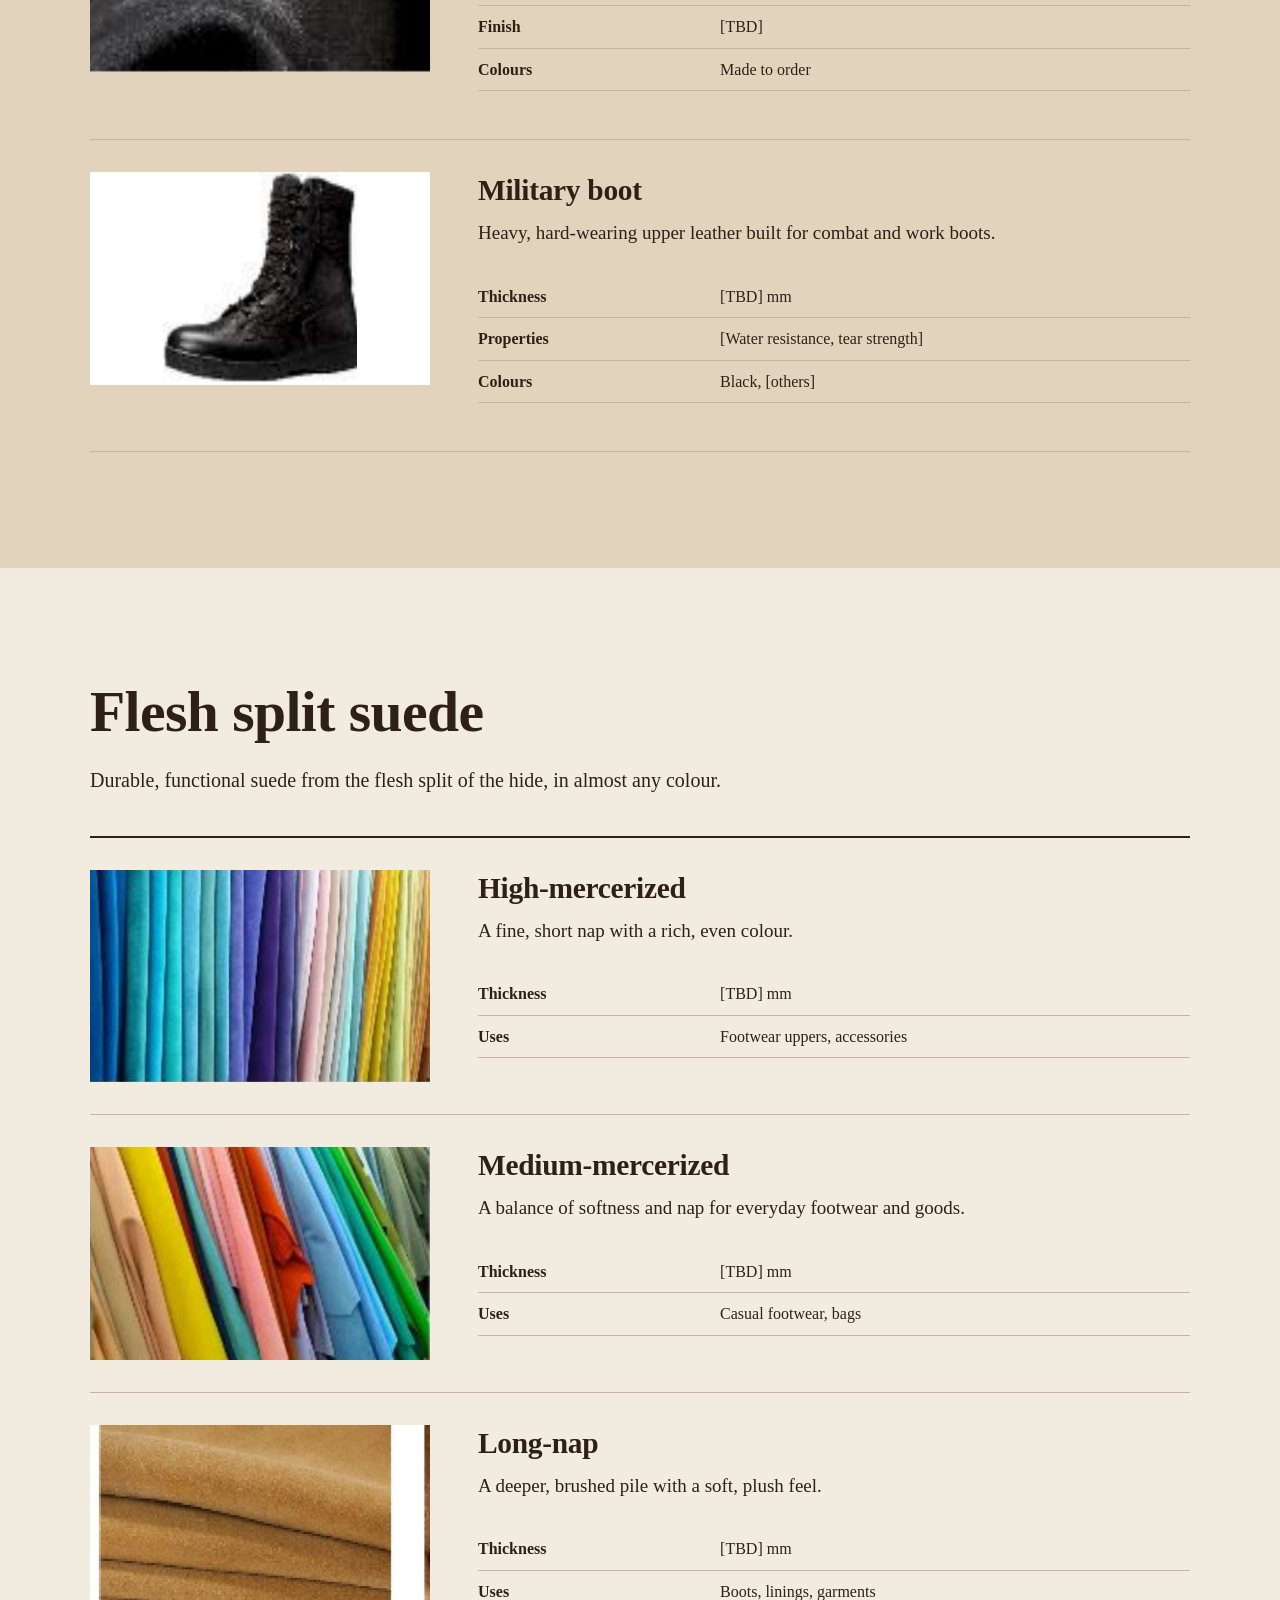
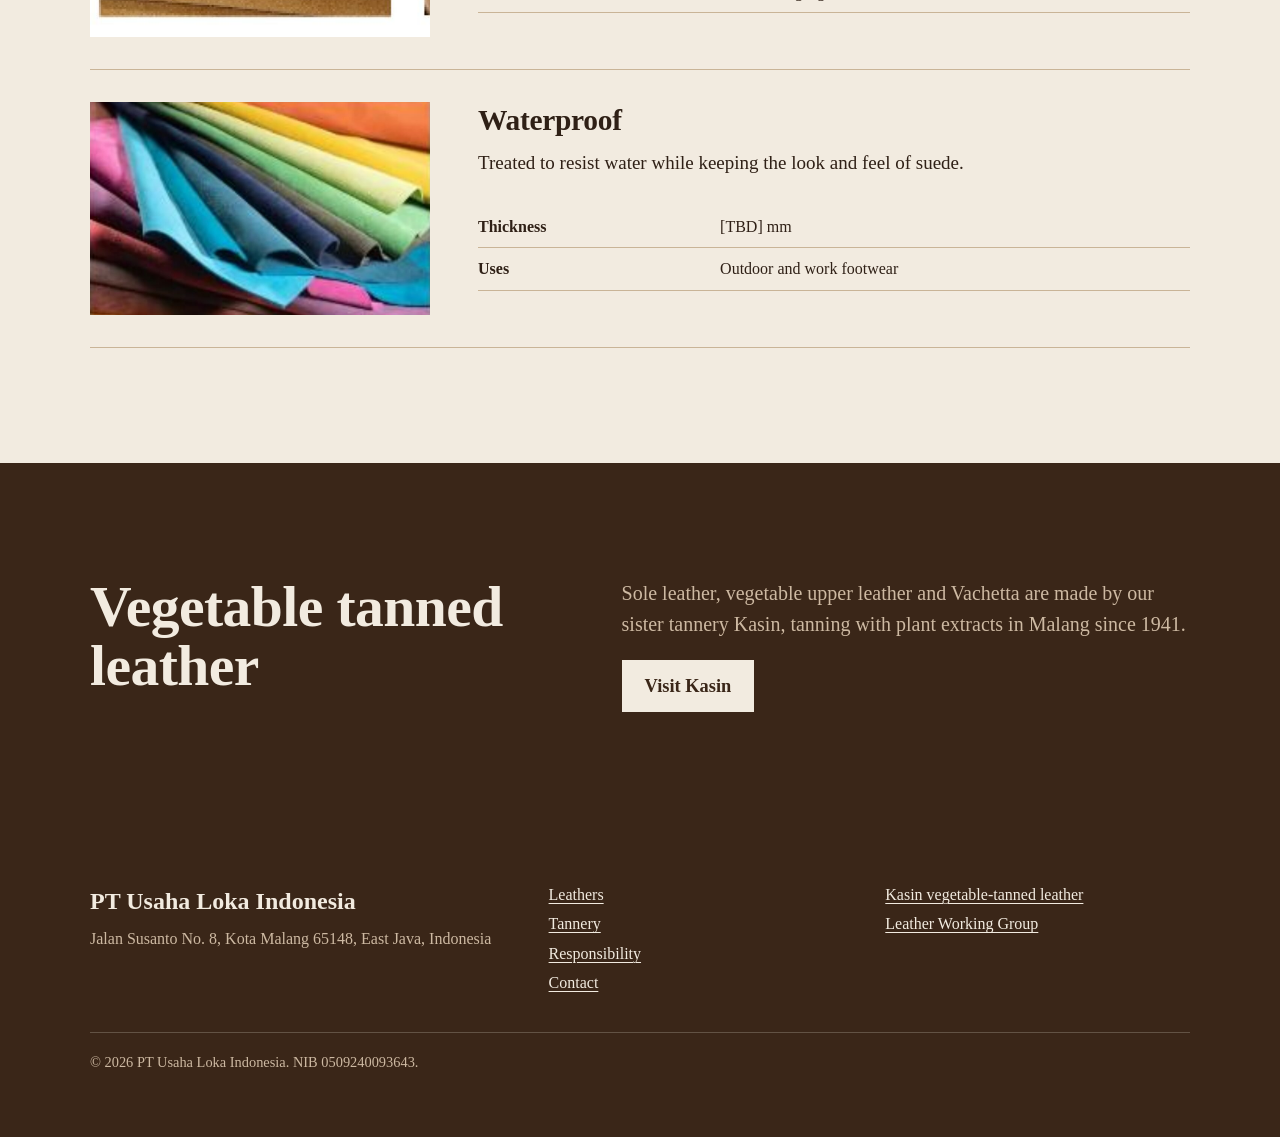
<file: leathers/index.html>
<!doctype html>
<html lang="en">
<head>
  <meta charset="utf-8">
  <meta name="viewport" content="width=device-width, initial-scale=1">
  <title>Leathers — PT Usaha Loka Indonesia</title>
  <meta name="description" content="Cowhide upper leather (napa, tumbled, full grain, military boot) and flesh split suede from PT Usaha Loka Indonesia, Malang.">
  <link rel="icon" href="/images/logo.png">
  <link rel="stylesheet" href="/styles.css">
</head>
<body>
  <a class="skip" href="#main">Skip to content</a>
  <header class="masthead">
    <div class="wrap">
      <a class="mark" href="/"><img src="/images/logo.png" alt=""><span>Usaha Loka</span></a>
      <nav aria-label="Main">
        <ul>
          <li><a href="/leathers" aria-current="page">Leathers</a></li>
          <li><a href="/#tannery">Tannery</a></li>
          <li><a href="/kasin">Kasin</a></li>
          <li><a href="/contact">Contact</a></li>
        </ul>
      </nav>
    </div>
  </header>

  <main id="main">
    <section class="band on-paper">
      <div class="wrap split">
        <h1>Leathers</h1>
        <div>
          <p class="lead">Bovine, sheep and goat leather, made to your colour, thickness and finish. Ask for a sample of any article: black samples take 3–7 business days, colours 8–12.</p>
          <a class="btn solid" href="/contact">Request samples</a>
        </div>
      </div>
    </section>

    <section class="band blue on-paper" id="cowhide-upper">
      <div class="wrap">
        <h2>Cowhide upper</h2>
        <p class="lead">Soft, durable and breathable leather for premium footwear, luxury leather goods, high-end furniture and automotive interiors.</p>
        <ul class="leather-list">
          <li>
            <img src="/images/upper-napa.jpg" alt="Golden napa leather" width="610" height="345" loading="lazy">
            <div>
              <h3>Napa</h3>
              <p>A smooth, supple cowhide with a soft hand, for shoe uppers, handbags and upholstery.</p>
              <div class="table-scroll"><table class="spec">
                <tr><th>Thickness</th><td>[TBD] mm</td></tr>
                <tr><th>Finish</th><td>[TBD]</td></tr>
                <tr><th>Colours</th><td>Made to order</td></tr>
              </table></div>
            </div>
          </li>
          <li>
            <img src="/images/upper-brown.jpg" alt="Brown tumbled leather" width="460" height="345" loading="lazy">
            <div>
              <h3>Tumbled</h3>
              <p>Milled in the drum to raise a natural pebble grain and a relaxed, soft temper.</p>
              <div class="table-scroll"><table class="spec">
                <tr><th>Thickness</th><td>[TBD] mm</td></tr>
                <tr><th>Grain</th><td>Milled pebble</td></tr>
                <tr><th>Colours</th><td>Made to order</td></tr>
              </table></div>
            </div>
          </li>
          <li>
            <img src="/images/upper-black.jpg" alt="Black full grain leather" width="615" height="345" loading="lazy">
            <div>
              <h3>Full grain</h3>
              <p>The uncorrected top grain of the hide, the strongest and longest-wearing layer.</p>
              <div class="table-scroll"><table class="spec">
                <tr><th>Thickness</th><td>[TBD] mm</td></tr>
                <tr><th>Finish</th><td>[TBD]</td></tr>
                <tr><th>Colours</th><td>Made to order</td></tr>
              </table></div>
            </div>
          </li>
          <li>
            <img src="/images/upper-boot.jpg" alt="Black military boot" width="330" height="360" loading="lazy" style="object-fit:contain;background:#fff">
            <div>
              <h3>Military boot</h3>
              <p>Heavy, hard-wearing upper leather built for combat and work boots.</p>
              <div class="table-scroll"><table class="spec">
                <tr><th>Thickness</th><td>[TBD] mm</td></tr>
                <tr><th>Properties</th><td>[Water resistance, tear strength]</td></tr>
                <tr><th>Colours</th><td>Black, [others]</td></tr>
              </table></div>
            </div>
          </li>
        </ul>
      </div>
    </section>

    <section class="band on-paper" id="suede">
      <div class="wrap">
        <h2>Flesh split suede</h2>
        <p class="lead">Durable, functional suede from the flesh split of the hide, in almost any colour.</p>
        <ul class="leather-list">
          <li>
            <img src="/images/swatches-suede.jpg" alt="Rack of suede in blues, purples and yellows" width="1200" height="600" loading="lazy">
            <div>
              <h3>High-mercerized</h3>
              <p>A fine, short nap with a rich, even colour.</p>
              <div class="table-scroll"><table class="spec"><tr><th>Thickness</th><td>[TBD] mm</td></tr><tr><th>Uses</th><td>Footwear uppers, accessories</td></tr></table></div>
            </div>
          </li>
          <li>
            <img src="/images/swatches-bright.jpg" alt="Hanging suede in bright yellows, oranges and greens" width="805" height="595" loading="lazy">
            <div>
              <h3>Medium-mercerized</h3>
              <p>A balance of softness and nap for everyday footwear and goods.</p>
              <div class="table-scroll"><table class="spec"><tr><th>Thickness</th><td>[TBD] mm</td></tr><tr><th>Uses</th><td>Casual footwear, bags</td></tr></table></div>
            </div>
          </li>
          <li>
            <img src="/images/suede-left.jpg" alt="Stack of tan long-nap suede" width="465" height="512" loading="lazy">
            <div>
              <h3>Long-nap</h3>
              <p>A deeper, brushed pile with a soft, plush feel.</p>
              <div class="table-scroll"><table class="spec"><tr><th>Thickness</th><td>[TBD] mm</td></tr><tr><th>Uses</th><td>Boots, linings, garments</td></tr></table></div>
            </div>
          </li>
          <li>
            <img src="/images/swatches-folded.jpg" alt="Folded suede in teal, pink and green" width="905" height="600" loading="lazy">
            <div>
              <h3>Waterproof</h3>
              <p>Treated to resist water while keeping the look and feel of suede.</p>
              <div class="table-scroll"><table class="spec"><tr><th>Thickness</th><td>[TBD] mm</td></tr><tr><th>Uses</th><td>Outdoor and work footwear</td></tr></table></div>
            </div>
          </li>
        </ul>
      </div>
    </section>

    <section class="band ink">
      <div class="wrap split">
        <h2>Vegetable tanned leather</h2>
        <div>
          <p class="lead">Sole leather, vegetable upper leather and Vachetta are made by our sister tannery Kasin, tanning with plant extracts in Malang since 1941.</p>
          <a class="btn solid" href="/kasin">Visit Kasin</a>
        </div>
      </div>
    </section>
  </main>

  <footer class="foot">
    <div class="wrap">
      <div><strong>PT Usaha Loka Indonesia</strong>Jalan Susanto No. 8, Kota Malang 65148, East Java, Indonesia</div>
      <ul><li><a href="/leathers">Leathers</a></li><li><a href="/#tannery">Tannery</a></li><li><a href="/#responsibility">Responsibility</a></li><li><a href="/contact">Contact</a></li></ul>
      <ul><li><a href="/kasin">Kasin vegetable-tanned leather</a></li><li><a href="https://www.leatherworkinggroup.com/">Leather Working Group</a></li></ul>
      <p class="legal">© 2026 PT Usaha Loka Indonesia. NIB 0509240093643.</p>
    </div>
  </footer>
</body>
</html>
</file>
<file: styles.css>
/* =====================================================================
   USAHA LOKA — DESIGN SETTINGS
   Change the values in this block to restyle the whole site.
   Every colour and font used on every page comes from here.
   ===================================================================== */
:root {
  /* Colours: Usaha Loka (earthy tannery browns) */
  --paper:      #f2ebe0;  /* main page background (parchment)            */
  --band:       #e2d3bd;  /* alternate section background (tan)          */
  --dark:       #3a2618;  /* header, footer and dark sections (tobacco)  */
  --ink:        #2f2016;  /* main text colour (dark brown)               */
  --muted:      #6e5644;  /* secondary text (captions, notes)            */
  --accent:     #8a4a24;  /* links on hover, highlights (saddle brown)   */
  --rule:       #c9b497;  /* thin divider lines                          */
  --on-dark:       #f2ebe0;  /* text on dark sections                    */
  --on-dark-muted: #cdb9a2;  /* secondary text on dark sections          */
  --on-dark-line:  rgba(242, 235, 224, 0.22); /* dividers on dark        */

  /* Fonts */
  --display: "Times New Roman", Times, serif;  /* headings, buttons     */
  --text:    "Times New Roman", Times, serif;  /* body text             */

  /* Layout */
  --max: 1180px;                       /* maximum content width         */
  --gutter: clamp(16px, 4vw, 40px);    /* side padding                  */
}

/* Colours: Kasin pages (lighter vachetta and bark) */
body.kasin {
  --paper:  #f7f0e4;
  --band:   #ead8ba;
  --dark:   #4a2f1c;
  --ink:    #3a281b;
  --muted:  #74593f;
  --accent: #a3612c;
  --rule:   #d6bf98;
  --on-dark-muted: #dcc6a6;
}
/* ===================================================================== */


*, *::before, *::after { box-sizing: border-box; }
html { -webkit-text-size-adjust: 100%; }
body {
  margin: 0;
  background: var(--paper);
  color: var(--ink);
  font-family: var(--text);
  font-size: 19px;
  line-height: 1.6;
}
img { display: block; max-width: 100%; height: auto; }
a { color: inherit; text-decoration-thickness: 1px; text-underline-offset: 3px; }
a:hover { color: var(--accent); }
:focus-visible { outline: 2px solid var(--accent); outline-offset: 3px; }

h1, h2, h3 {
  font-family: var(--display);
  font-weight: 700;
  line-height: 1.02;
  letter-spacing: -0.01em;
  margin: 0 0 0.4em;
}
h1 { font-size: clamp(3rem, 7.5vw, 6rem); }
h2 { font-size: clamp(2.2rem, 4.6vw, 3.6rem); }
h3 { font-size: clamp(1.5rem, 2.3vw, 1.9rem); line-height: 1.1; }
p { margin: 0 0 1em; max-width: 64ch; }
.lead { font-size: 1.25rem; line-height: 1.55; }

.wrap { max-width: var(--max); margin: 0 auto; padding: 0 var(--gutter); }
.skip { position: absolute; left: -999px; }
.skip:focus { left: 16px; top: 16px; background: var(--paper); padding: 8px 12px; z-index: 50; }

/* ---------- Header ---------- */
.masthead { background: var(--dark); color: var(--on-dark); }
.masthead .wrap {
  display: flex; align-items: center; justify-content: space-between;
  gap: 20px; flex-wrap: wrap; padding-top: 14px; padding-bottom: 14px;
}
.mark { display: flex; align-items: center; gap: 12px; text-decoration: none; color: var(--on-dark); }
.mark img { width: 44px; filter: invert(1) sepia(0.4); }
.mark span { font-family: var(--display); font-size: 1.6rem; font-weight: 700; line-height: 1; }
body.kasin .mark img { display: none; }
.masthead nav ul { list-style: none; display: flex; gap: clamp(14px, 3vw, 34px); margin: 0; padding: 0; flex-wrap: wrap; }
.masthead nav a { font-family: var(--display); font-size: 1.15rem; text-decoration: none; color: var(--on-dark); opacity: 0.85; }
.masthead nav a:hover, .masthead nav a[aria-current="page"] { opacity: 1; color: var(--on-dark); text-decoration: underline; }

/* ---------- Hero ---------- */
.hero { background: var(--dark); color: var(--on-dark); padding: clamp(48px, 8vw, 96px) 0 0; overflow: hidden; }
.hero .wrap { display: grid; grid-template-columns: 1.05fr 1fr; gap: clamp(24px, 5vw, 64px); align-items: end; }
.hero h1 { margin-bottom: 0.3em; }
.hero p { color: var(--on-dark-muted); }
.hero .place { font-family: var(--display); font-style: italic; font-size: 1.4rem; color: var(--on-dark-muted); margin-bottom: 1em; }
.hero figure { margin: 0; align-self: end; }
.hero figure img { width: 100%; aspect-ratio: 4 / 3.4; object-fit: cover; }
.hero figcaption { font-size: 0.9rem; font-style: italic; color: var(--on-dark-muted); padding: 10px 0 18px; }
.hero .actions { margin: 28px 0 clamp(40px, 6vw, 72px); display: flex; gap: 14px; flex-wrap: wrap; }

.btn {
  display: inline-block; font-family: var(--display); font-size: 1.15rem; font-weight: 700;
  padding: 11px 22px 10px; text-decoration: none; border: 1.5px solid currentColor;
}
.btn.solid { background: var(--on-dark); color: var(--dark); border-color: var(--on-dark); }
.btn.solid:hover { background: var(--band); border-color: var(--band); color: var(--dark); }
.btn.line { color: var(--on-dark); }
.btn.line:hover { color: var(--band); }
.on-paper .btn.solid { background: var(--dark); color: var(--on-dark); border-color: var(--dark); }
.on-paper .btn.solid:hover { background: var(--accent); border-color: var(--accent); color: var(--on-dark); }
.on-paper .btn.line { color: var(--ink); }
.on-paper .btn.line:hover { color: var(--accent); }

/* ---------- Sections ---------- */
.band { padding: clamp(64px, 9vw, 120px) 0; }
.band.blue { background: var(--band); }       /* "blue" kept as class name for the alternate band */
.band.ink { background: var(--dark); color: var(--on-dark); }
.band.ink p { color: var(--on-dark-muted); }

.split { display: grid; grid-template-columns: 1fr 1.25fr; gap: clamp(28px, 6vw, 88px); align-items: start; }

/* ---------- Leathers list ---------- */
.leather-list { list-style: none; margin: 40px 0 0; padding: 0; border-top: 2px solid var(--ink); }
.leather-list > li {
  display: grid; grid-template-columns: minmax(0, 340px) 1fr; gap: clamp(20px, 4vw, 48px);
  padding: 32px 0; border-bottom: 1px solid var(--rule);
}
.leather-list img { width: 100%; aspect-ratio: 16 / 10; object-fit: cover; }
.leather-list h3 { margin-top: 2px; }
.articles { list-style: none; padding: 0; margin: 0 0 1em; display: flex; flex-wrap: wrap; gap: 8px; }
.articles li { font-family: var(--display); font-size: 1.05rem; border: 1px solid var(--ink); padding: 2px 12px 1px; }
.uses { color: var(--muted); font-size: 1rem; }

/* ---------- Pull quote ---------- */
blockquote { margin: 0; }
blockquote p {
  font-family: var(--display); font-style: italic; font-size: clamp(2.2rem, 5vw, 3.8rem);
  line-height: 1.08; max-width: 22ch; margin-bottom: 0.5em;
}
blockquote footer { font-size: 1.05rem; color: var(--on-dark-muted); }

/* ---------- Tannery grid ---------- */
.floor { display: grid; grid-template-columns: repeat(4, 1fr); gap: 18px 16px; margin-top: 40px; }
.floor figure { margin: 0; }
.floor img { width: 100%; aspect-ratio: 4 / 3; object-fit: cover; }
.floor figcaption { padding-top: 8px; font-size: 1rem; color: var(--muted); }
.floor figcaption strong { font-family: var(--display); font-size: 1.3rem; display: block; line-height: 1.15; color: var(--ink); }

/* ---------- Facts ---------- */
.facts { display: grid; grid-template-columns: repeat(3, 1fr); margin: 40px 0 0; border-top: 2px solid var(--ink); }
.facts div { padding: 20px 24px 8px 0; }
.facts div + div { padding-left: 24px; border-left: 1px solid var(--rule); }
.facts dt { font-family: var(--display); font-size: clamp(1.9rem, 3.6vw, 2.8rem); font-weight: 700; line-height: 1; margin-bottom: 8px; }
.facts dd { margin: 0; color: var(--muted); font-size: 1rem; }

/* ---------- Lineage (the stamped years) ---------- */
.lineage { list-style: none; margin: 48px 0 0; padding: 0; display: grid; grid-template-columns: repeat(4, 1fr); }
.lineage li { padding: 0 20px 0 0; }
.lineage li + li { padding-left: 20px; border-left: 1px solid var(--on-dark-line); }
.lineage .year {
  display: block; font-family: var(--display); font-weight: 700;
  font-size: clamp(3.2rem, 7vw, 5.8rem); line-height: 0.9;
  color: transparent; -webkit-text-stroke: 1.5px var(--on-dark-muted);
  margin-bottom: 14px;
}
.lineage li:last-child .year { color: var(--on-dark-muted); -webkit-text-stroke: 0; }
.lineage p { font-size: 1.05rem; }
.on-paper .lineage li + li { border-left-color: var(--rule); }
.on-paper .lineage .year { -webkit-text-stroke-color: var(--ink); }
.on-paper .lineage li:last-child .year { color: var(--ink); }

/* ---------- Certification ---------- */
.cert { display: grid; grid-template-columns: auto 1fr; gap: 28px; align-items: center; margin-top: 8px; }
.cert-badge {
  width: 132px; height: 132px; border: 2px solid var(--ink); border-radius: 50%;
  display: grid; place-content: center; text-align: center; font-family: var(--display); line-height: 1;
}
.cert-badge b { font-size: 2.2rem; }
.cert-badge small { font-size: 1.05rem; font-style: italic; }

/* ---------- Spec tables ---------- */
.spec { width: 100%; border-collapse: collapse; font-size: 1rem; margin: 8px 0 1em; }
.spec th, .spec td { text-align: left; padding: 8px 12px 8px 0; border-bottom: 1px solid var(--rule); vertical-align: top; }
.spec th { font-weight: 700; width: 34%; }
.table-scroll { overflow-x: auto; }

/* ---------- Contact ---------- */
.contact-grid { display: grid; grid-template-columns: repeat(3, 1fr); gap: 32px; margin-top: 36px; border-top: 2px solid currentColor; padding-top: 28px; }
.contact-grid h3 { font-size: 1.6rem; }
.contact-grid p { margin-bottom: 0.4em; }
address { font-style: normal; }

/* ---------- Footer ---------- */
.foot { background: var(--dark); color: var(--on-dark-muted); padding: 48px 0; font-size: 1rem; }
.foot .wrap { display: grid; grid-template-columns: 1.4fr 1fr 1fr; gap: 32px; }
.foot strong { font-family: var(--display); font-size: 1.5rem; color: var(--on-dark); display: block; margin-bottom: 6px; }
.foot a { color: var(--on-dark); }
.foot ul { list-style: none; margin: 0; padding: 0; }
.foot li { margin-bottom: 4px; }
.foot .legal { grid-column: 1 / -1; max-width: none; border-top: 1px solid var(--on-dark-line); padding-top: 18px; font-size: 0.9rem; }

/* ---------- Responsive ---------- */
@media (max-width: 900px) {
  .hero .wrap, .split { grid-template-columns: 1fr; }
  .floor { grid-template-columns: repeat(2, 1fr); }
  .lineage { grid-template-columns: repeat(2, 1fr); row-gap: 36px; }
  .lineage li:nth-child(3) { padding-left: 0; border-left: 0; }
  .contact-grid, .foot .wrap { grid-template-columns: 1fr; }
}
@media (max-width: 620px) {
  body { font-size: 18px; }
  .leather-list > li { grid-template-columns: 1fr; }
  .facts { grid-template-columns: 1fr; }
  .facts div + div { padding-left: 0; border-left: 0; border-top: 1px solid var(--rule); }
  .cert { grid-template-columns: 1fr; }
}
@media (prefers-reduced-motion: no-preference) {
  .hero h1 { animation: rise 700ms cubic-bezier(.2,.7,.2,1) both; }
  @keyframes rise { from { opacity: 0; transform: translateY(14px); } to { opacity: 1; transform: none; } }
}
</file>
